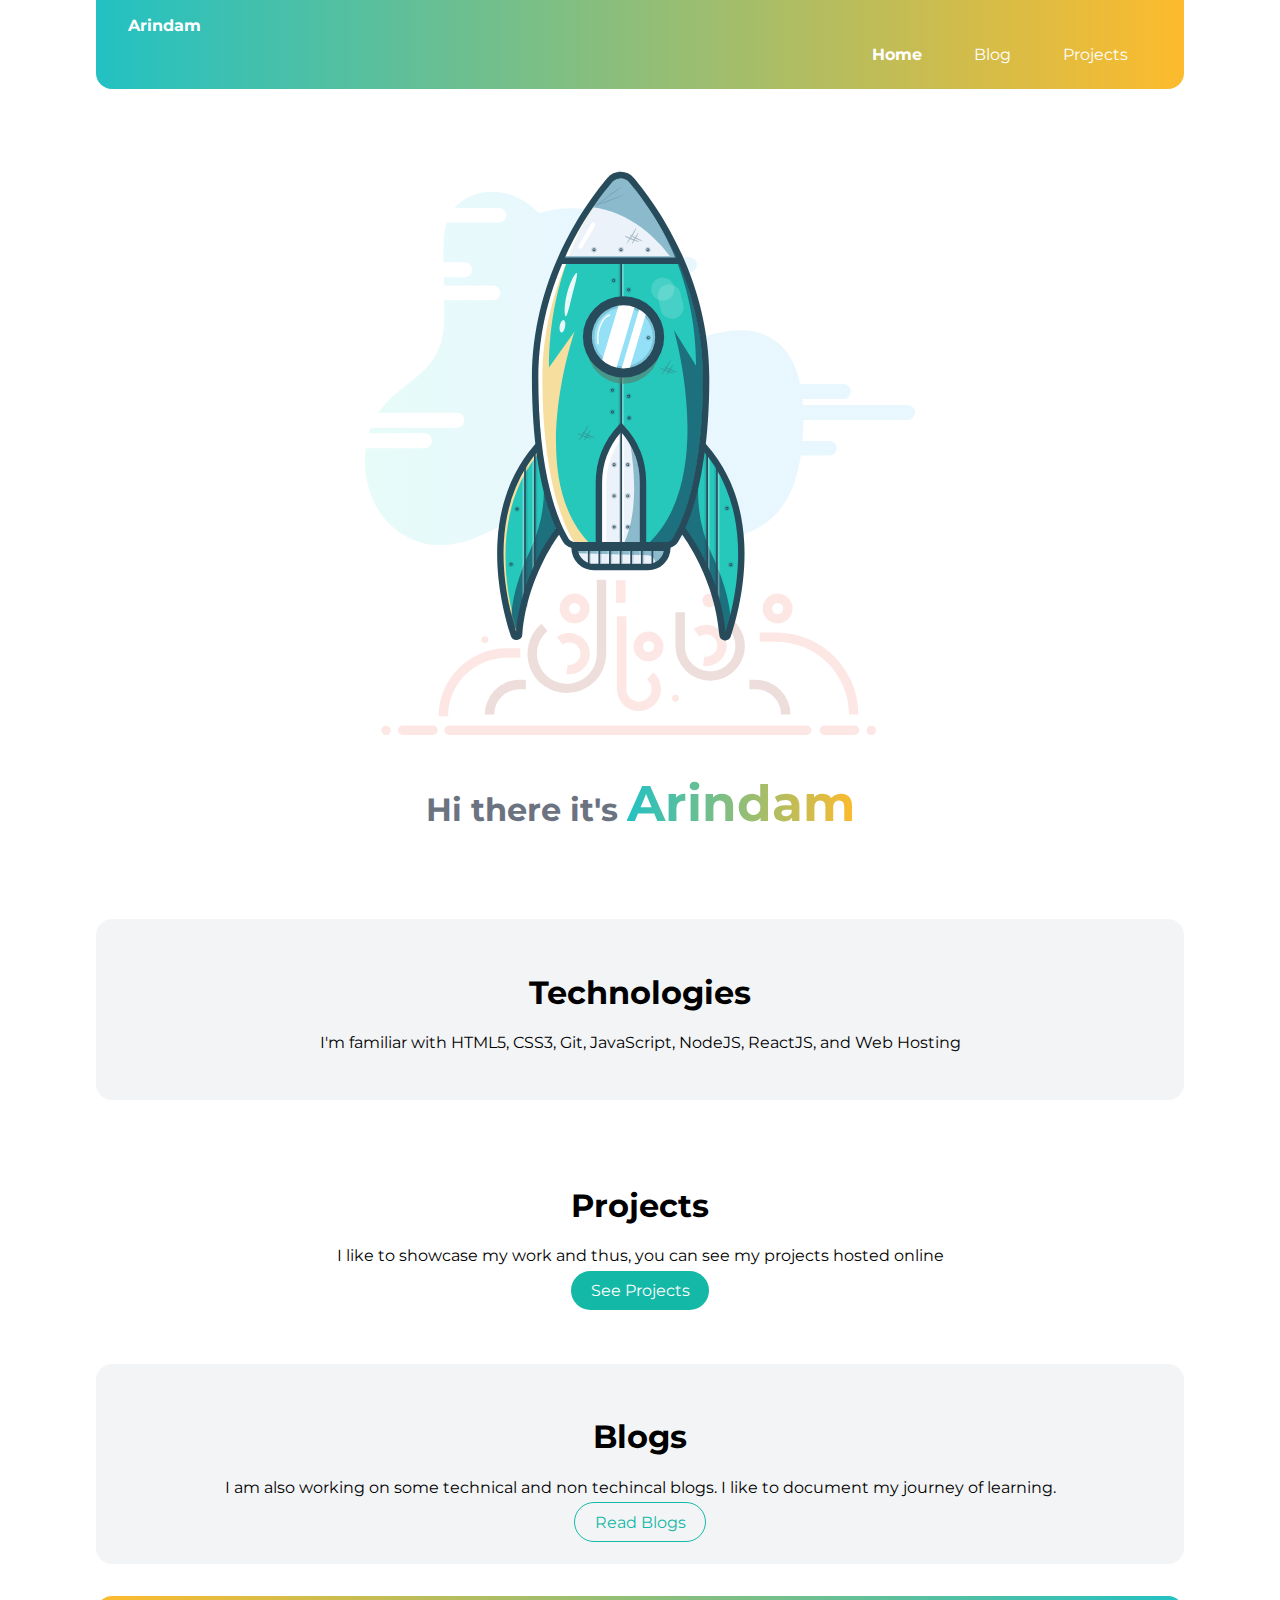
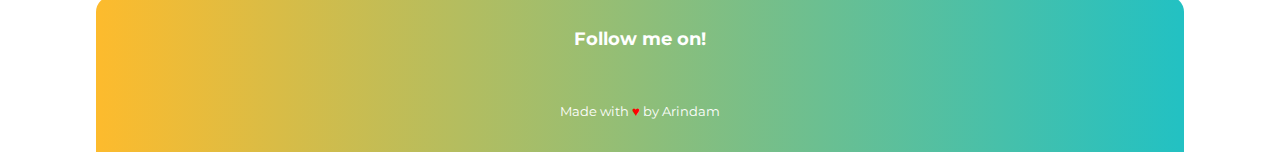
<file: index.html>
<!DOCTYPE html>
<html lang="en">

<head>
    <meta charset="UTF-8">
    <meta http-equiv="X-UA-Compatible" content="IE=edge">
    <meta name="viewport" content="width=device-width, initial-scale=1.0">
    <link href="styles.css" rel="stylesheet">
    <link rel="stylesheet" href="https://cdnjs.cloudflare.com/ajax/libs/font-awesome/6.2.1/css/all.min.css" integrity="sha512-MV7K8+y+gLIBoVD59lQIYicR65iaqukzvf/nwasF0nqhPay5w/9lJmVM2hMDcnK1OnMGCdVK+iQrJ7lzPJQd1w==" crossorigin="anonymous" referrerpolicy="no-referrer" />
    <title>Welcome | To Arindam's Page</title>
</head>

<body>
    <!-- <h1>Welcome to Arindam's component library</h1> -->
    <!-- First comes the navigation -->
    <nav class="navigation container">
        <div class="nav-brand">
            <a href="/" class="link">Arindam</a>
        </div>
        <ul class="list-non-bullet  nav-pills">
            <li class="list-item-inline">
                <a href="/index.html" class="link link-active">Home</a>
            </li>
            <li class="list-item-inline">
                <a href="/blogs.html" class="link">Blog</a>
            </li>
            <li class="list-item-inline">
                <a href="/projects.html" class="link">Projects</a>
            </li>
        </ul>
    </nav>
    <!-- Then comes the header -->
    <header class="hero">
        <img class="hero-img" src="/images/rocket_green.svg" />
        <h1 class="hero-heading">Hi there it's
            <span class="heading-inverted">Arindam</span>
        </h1>
    </header>
    <!-- Then comes section -->
    <section class="section ow">
        <div class="container container-center">
            <h1>Technologies</h1>
            <p>I'm familiar with HTML5, CSS3, Git, JavaScript, NodeJS, ReactJS, and Web Hosting</p>
        </div>
    </section>
    <section class="section">
        <div class="container container-center">
            <h1>Projects</h1>
            <p>I like to showcase my work and thus, you can see my projects hosted online</p>
            <a href="/projects.html"class="link link-primary">See Projects</a>
        </div>
    </section>
    <section class="section ow">
        <div class="container container-center">
            <h1>Blogs</h1>
            <p>I am also working on some technical and non techincal blogs. I like to document my journey of learning.
            </p>
            <a href="/blogs.html"class="link link-secondary">Read Blogs</a>
        </div>
    </section>
    <!-- Finally a footer -->
    <footer class="footer">
        <div class="footer-header">
            Follow me on!
        </div>
        <ul class="social-links list-non-bullet">
            <li class="list-item-inline">
                <a href="mailto:inferno.arindam@gmail.com" class="link"><i class="fab fa-google fa-lg"></i></a>
            </li>
            <li class="list-item-inline">
                <a href="https://www.linkedin.com/in/arindam-bhattacharjee-5ab4441b9/" class="link"><i class="fab fa-linkedin fa-lg"></i></a>
            </li>
            <li class="list-item-inline">
                <a href="https://github.com/StarDustRecycled" class="link"><i class="fab fa-github fa-lg"></i></a>
            </li>
        </ul>
        <small>Made with <span class="heart"></span> by Arindam</small>
    </footer>
</body>

</html>
</file>
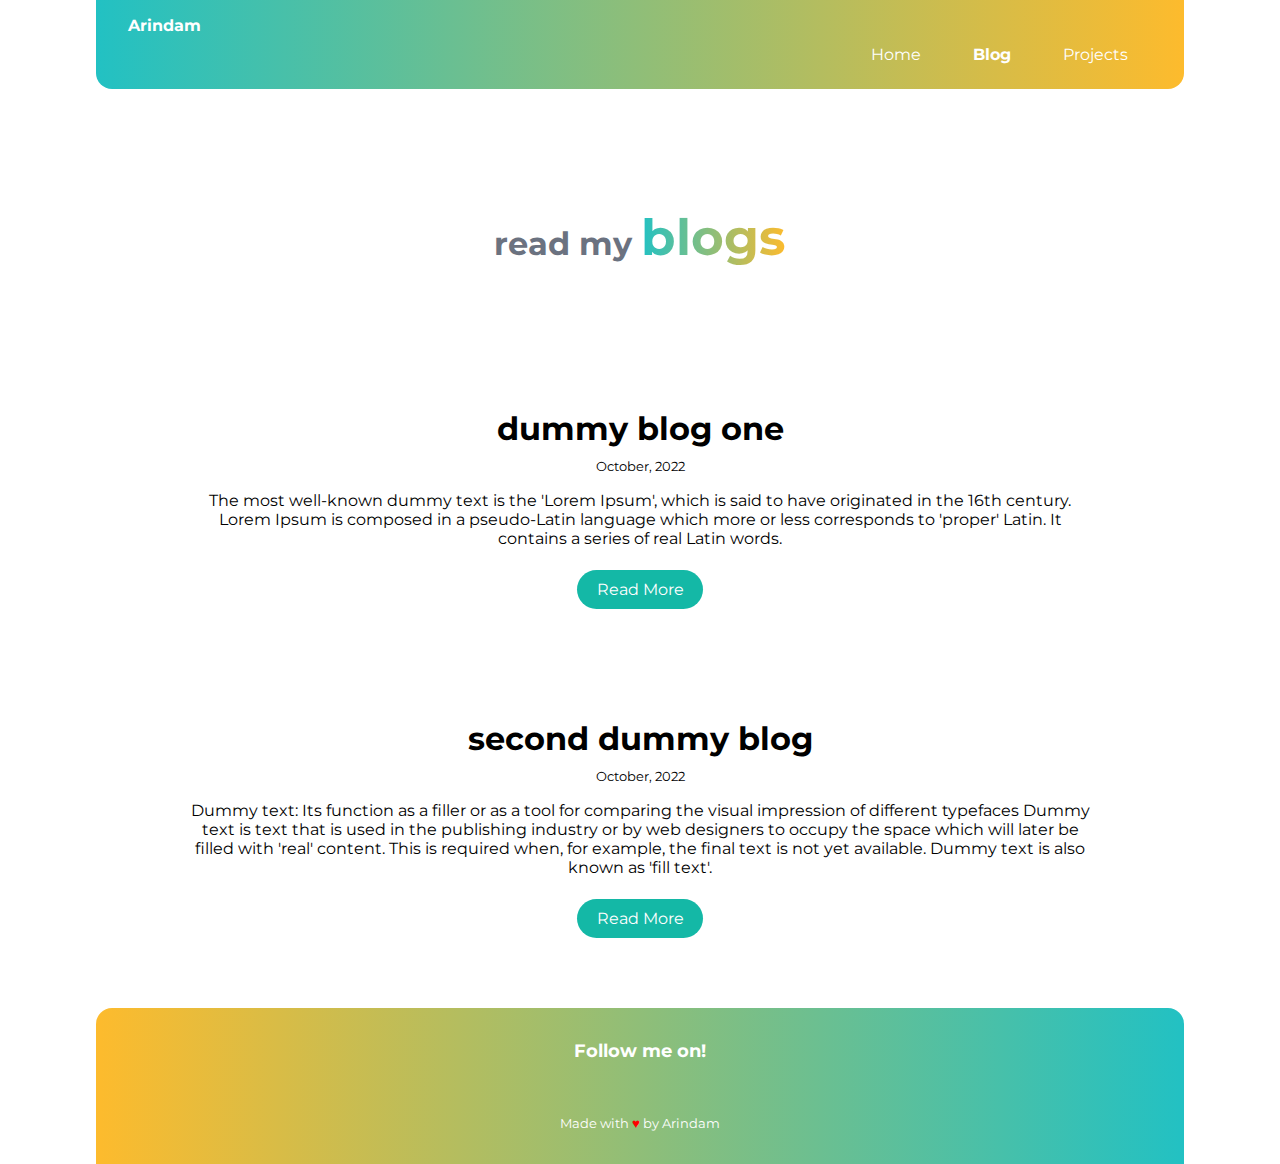
<file: blogs.html>
<!DOCTYPE html>
<html lang="en">

<head>
    <meta charset="UTF-8">
    <meta http-equiv="X-UA-Compatible" content="IE=edge">
    <meta name="viewport" content="width=device-width, initial-scale=1.0">
    <link rel="stylesheet" href="https://cdnjs.cloudflare.com/ajax/libs/font-awesome/6.2.1/css/all.min.css" integrity="sha512-MV7K8+y+gLIBoVD59lQIYicR65iaqukzvf/nwasF0nqhPay5w/9lJmVM2hMDcnK1OnMGCdVK+iQrJ7lzPJQd1w==" crossorigin="anonymous" referrerpolicy="no-referrer" />
    <link rel="stylesheet" href="styles.css">
    <title>Blogs | Arindam</title>
</head>

<body>
    <nav class="navigation container">
        <div class="nav-brand">
            <a href="/" class="link">Arindam</a>
        </div>
        <ul class="list-non-bullet  nav-pills">
            <li class="list-item-inline">
                <a href="/index.html" class="link">Home</a>
            </li>
            <li class="list-item-inline">
                <a href="/blogs.html" class="link link-active">Blog</a>
            </li>
            <li class="list-item-inline">
                <a href="/projects.html" class="link">Projects</a>
            </li>
        </ul>
    </nav>

    <header class="hero">
        <h1 class="hero-heading">
            read my <span class="heading-inverted">blogs</span>
        </h1>
    </header>

    <ul class="list-non-bullet">
        <li>
            <article class="showcase-list container container-center">
                <h1>dummy blog one</h1>
                <small>October, 2022</small>
                <p>
                    The most well-known dummy text is the 'Lorem Ipsum', which is said
                    to have originated in the 16th century. Lorem Ipsum is composed in a
                    pseudo-Latin language which more or less corresponds to 'proper'
                    Latin. It contains a series of real Latin words.
                </p>

                <a class="link link-primary" href="./dummy-blog.html">Read More</a>
            </article>
        </li>

        <li>
            <article class="showcase-list container container-center">
                <h1>second dummy blog</h1>
                <small>October, 2022</small>
                <p>
                    Dummy text: Its function as a filler or as a tool for comparing the
                    visual impression of different typefaces Dummy text is text that is
                    used in the publishing industry or by web designers to occupy the
                    space which will later be filled with 'real' content. This is
                    required when, for example, the final text is not yet available.
                    Dummy text is also known as 'fill text'.
                </p>

                <a class="link link-primary" href="https://tanaypratap.substack.com/p/15-lpa-web-dev-job-checklist">Read
                    More</a>
            </article>
        </li>
    </ul>

    <footer class="footer">
        <div class="footer-header">
            Follow me on!
        </div>
        <ul class="social-links list-non-bullet">
            <li class="list-item-inline">
                <a href="mailto:inferno.arindam@gmail.com" class="link"><i class="fab fa-google fa-lg"></i></a>
            </li>
            <li class="list-item-inline">
                <a href="https://www.linkedin.com/in/arindam-bhattacharjee-5ab4441b9/" class="link"><i class="fab fa-linkedin fa-lg"></i></a>
            </li>
            <li class="list-item-inline">
                <a href="https://github.com/StarDustRecycled" class="link"><i class="fab fa-github fa-lg"></i></a>
            </li>
        </ul>
        <small>Made with <span class="heart"></span> by Arindam</small>
    </footer>
</body>

</body>

</html>
</file>
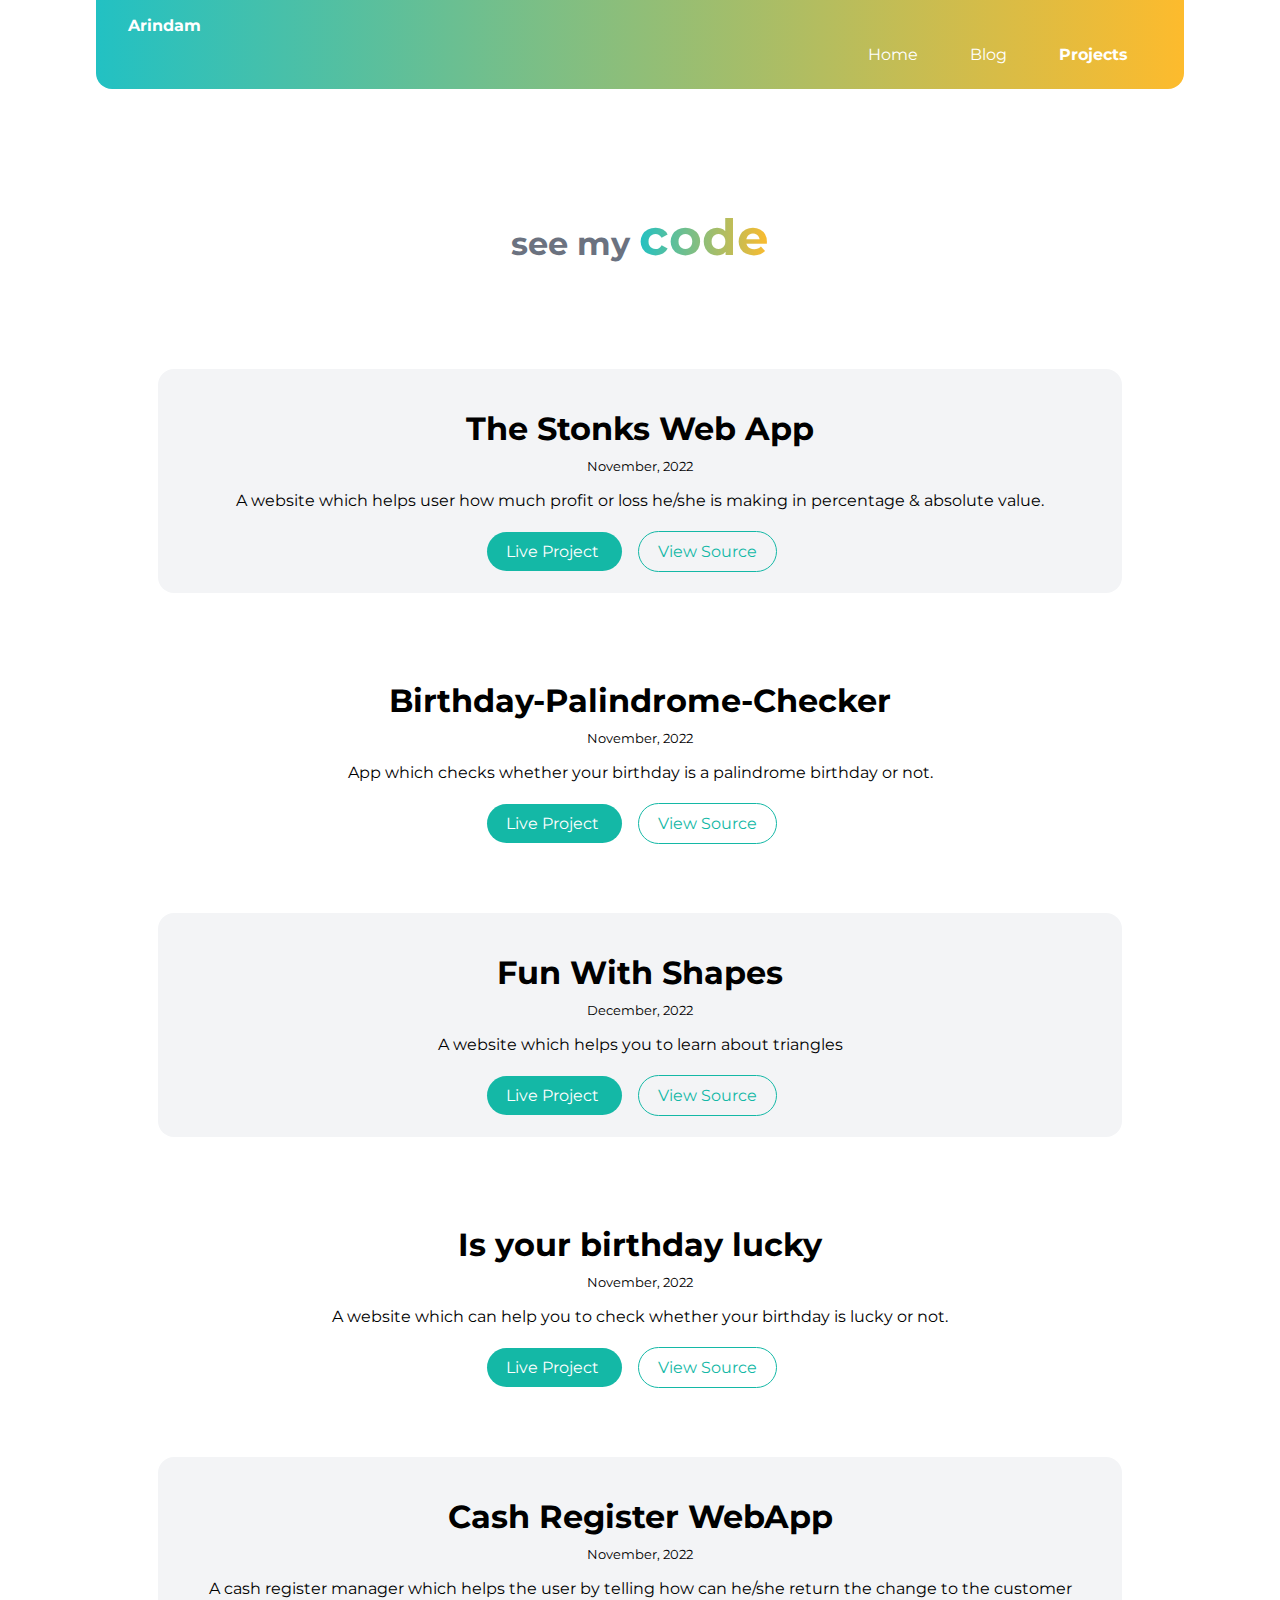
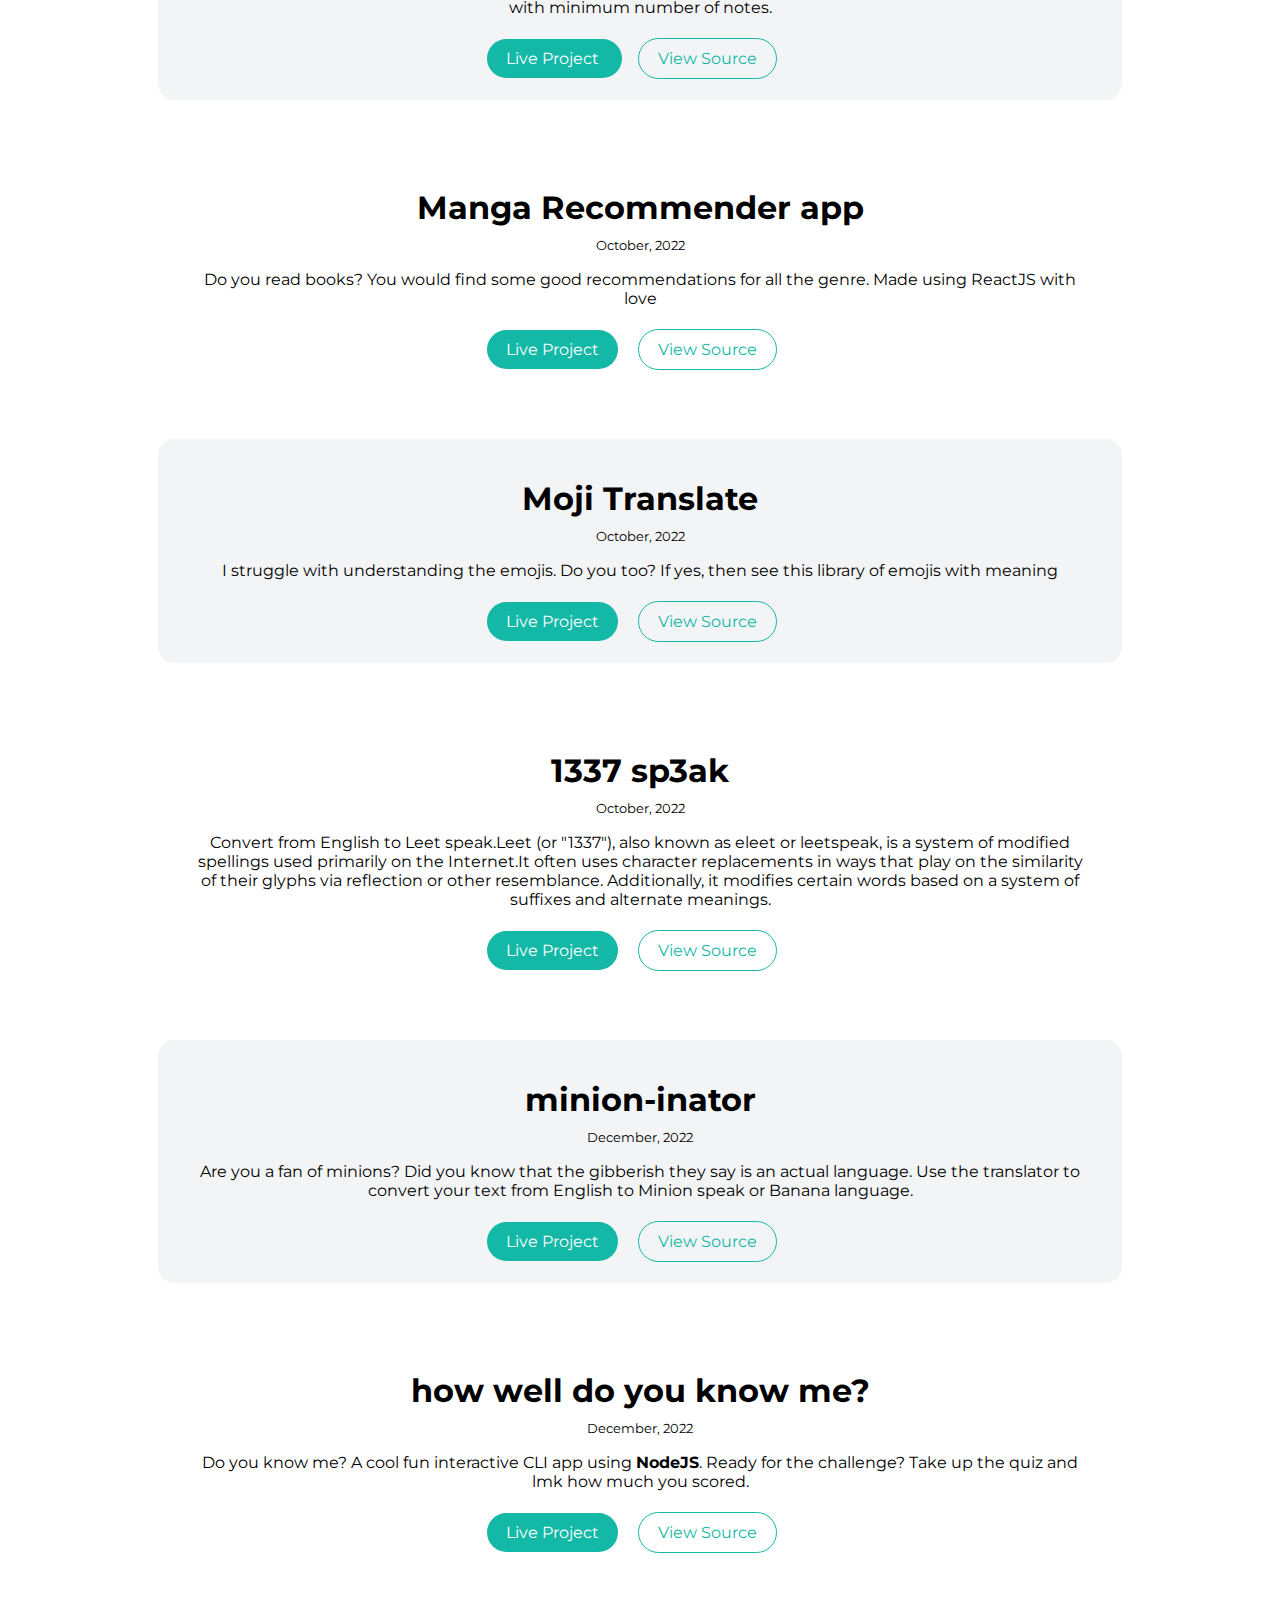
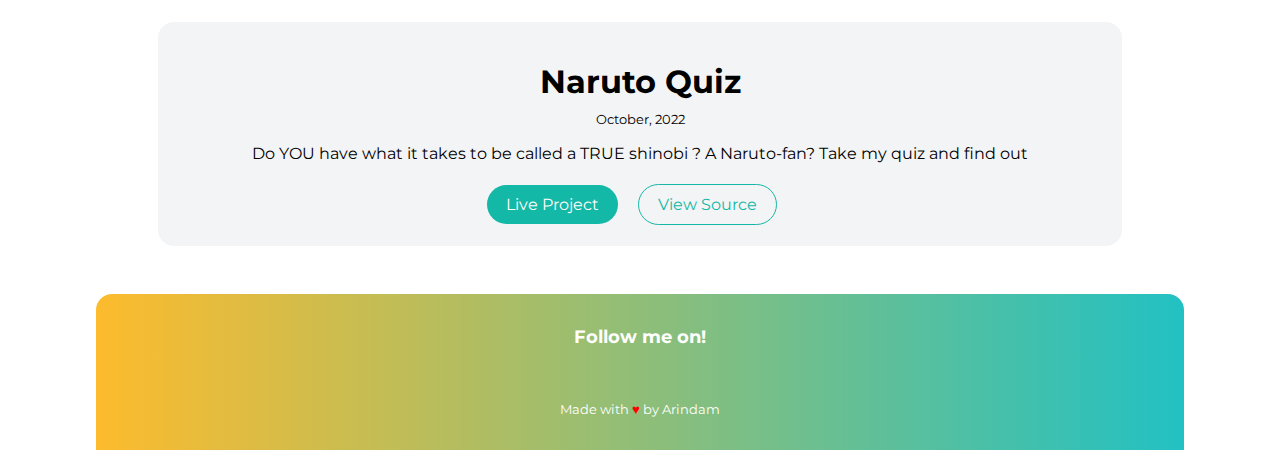
<file: projects.html>
<!DOCTYPE html>
<html lang="en">

<head>
    <meta charset="UTF-8">
    <meta http-equiv="X-UA-Compatible" content="IE=edge">
    <meta name="viewport" content="width=device-width, initial-scale=1.0">
    <link rel="stylesheet" href="https://cdnjs.cloudflare.com/ajax/libs/font-awesome/6.2.1/css/all.min.css" integrity="sha512-MV7K8+y+gLIBoVD59lQIYicR65iaqukzvf/nwasF0nqhPay5w/9lJmVM2hMDcnK1OnMGCdVK+iQrJ7lzPJQd1w==" crossorigin="anonymous" referrerpolicy="no-referrer" />
    <link rel="stylesheet" href="styles.css">
    <title>Projects | Arindam</title>
</head>

<body>
    <nav class="navigation container">
        <div class="nav-brand">
            <a href="/" class="link">Arindam</a>
        </div>
        <ul class="list-non-bullet  nav-pills">
            <li class="list-item-inline">
                <a href="/index.html" class="link">Home</a>
            </li>
            <li class="list-item-inline">
                <a href="/blogs.html" class="link">Blog</a>
            </li>
            <li class="list-item-inline">
                <a href="/projects.html" class="link link-active">Projects</a>
            </li>
        </ul>
    </nav>
    <header class="hero">
        <h1 class="hero-heading">
            see my <span class="heading-inverted"> code</span>
        </h1>
    </header>

    <ul class="list-non-bullet">
        <li>
            <article class="showcase-list container container-center ow">
                <h1>The Stonks Web App</h1>
                <small>November, 2022</small>
                <p>
                    A website which helps user how much profit or loss he/she is making
                    in percentage & absolute value.
                </p>

                <a class="link link-primary" href="https://the-stonks-web-app.netlify.app">
                    Live Project
                </a>
                <a class="link link-secondary" href="https://github.com/StarDustRecycled/the-stonks-web-app">
                    View Source
                </a>
            </article>
        </li>

        <li>
            <article class="showcase-list container container-center">
                <h1>Birthday-Palindrome-Checker</h1>
                <small>November, 2022</small>
                <p>
                    App which checks whether your birthday is a palindrome birthday or
                    not.
                </p>

                <a class="link link-primary" href="https://b1rthdaypalindromechecker.netlify.app">
                    Live Project
                </a>
                <a class="link link-secondary" href="https://github.com/StarDustRecycled/Birthday-Palindrome-Checker">
                    View Source
                </a>
            </article>
        </li>

        <li>
            <article class="showcase-list container container-center ow">
                <h1>Fun With Shapes</h1>
                <small>December, 2022</small>
                <p>A website which helps you to learn about triangles</p>

                <a class="link link-primary" href="https://fun-with-shapes-web-app.netlify.app">
                    Live Project
                </a>
                <a class="link link-secondary" href="https://github.com/StarDustRecycled/FunWithShapes">
                    View Source
                </a>
            </article>
        </li>

        <li>
            <article class="showcase-list container container-center">
                <h1>Is your birthday lucky</h1>
                <small>November, 2022</small>
                <p>
                    A website which can help you to check whether your birthday is lucky
                    or not.
                </p>

                <a class="link link-primary" href="https://isyourb1rthdaylucky.netlify.app">
                    Live Project
                </a>
                <a class="link link-secondary" href="https://github.com/StarDustRecycled/Is-your-birthday-lucky">View
                    Source</a>
            </article>
        </li>

        <li>
            <article class="showcase-list container container-center ow">
                <h1>Cash Register WebApp</h1>
                <small>November, 2022</small>
                <p>
                    A cash register manager which helps the user by telling how can
                    he/she return the change to the customer with minimum number of
                    notes.
                </p>

                <a class="link link-primary" href="https://cash-register-web-app.netlify.app">
                    Live Project
                </a>
                <a class="link link-secondary" href="https://github.com/StarDustRecycled/Cash-Register-Web-App">View
                    Source</a>
            </article>
        </li>

        <li>
            <article class="showcase-list container container-center">
                <h1>Manga Recommender app</h1>
                <small>October, 2022</small>
                <p>
                    Do you read books? You would find some good recommendations for all
                    the genre. Made using ReactJS with love
                </p>

                <a class="link link-primary" href="https://u9llce.csb.app/">Live Project</a>
                <a class="link link-secondary"
                    href="https://codesandbox.io/s/manga-recommender-app-forked-u9llce">View Source</a>
            </article>
        </li>

        <li>
            <article class="showcase-list container container-center ow">
                <h1>Moji Translate</h1>
                <small>October, 2022</small>
                <p>
                    I struggle with understanding the emojis. Do you too? If yes, then
                    see this library of emojis with meaning
                </p>

                <a class="link link-primary" href="https://inodjg.csb.app/">Live Project</a>
                <a class="link link-secondary" href="https://codesandbox.io/s/github/StarDustRecycled/ActivityTranslate">View
                    Source</a>
            </article>
        </li>

        <li>
            <article class="showcase-list container container-center">
                <h1>1337 sp3ak</h1>
                <small>October, 2022</small>
                <p>
                    Convert from English to Leet speak.Leet (or "1337"), also known as eleet or leetspeak, is a system of modified spellings used primarily on the Internet.It often uses character replacements in ways that play on the similarity of their glyphs via reflection or other resemblance. Additionally, it modifies certain words based on a system of suffixes and alternate meanings.
                </p>

                <a class="link link-primary" href="https://1337-sp3ak.netlify.app">Live Project</a>
                <a class="link link-secondary" href="https://github.com/StarDustRecycled/1337Spe4k">View Source</a>
            </article>
        </li>

        <li>
            <article class="showcase-list container container-center ow">
                <h1>minion-inator
                </h1>
                <small>December, 2022</small>
                <p>
                    Are you a fan of minions? Did you know that the gibberish they say
                    is an actual language. Use the translator to convert your text from
                    English to Minion speak or Banana language.
                </p>

                <a class="link link-primary" href="https://minion-inator.netlify.app">Live
                    Project</a>
                <a class="link link-secondary" href="https://github.com/StarDustRecycled/minion-inator">View Source</a>
            </article>
        </li>

        <li>
            <article class="showcase-list container container-center">
                <h1>how well do you know me?</h1>
                <small>December, 2022</small>
                <p>
                    Do you know me? A cool fun interactive CLI app using <strong>NodeJS</strong>. Ready for the challenge? Take up the quiz and lmk how much you scored.
                </p>

                <a class="link link-primary" href="https://replit.com/@Stigma99/Do-you-know-me?embed=1&output">Live Project</a>
                <a class="link link-secondary" href="https://github.com/StarDustRecycled/Do-you-know-me">View
                    Source</a>
            </article>
        </li>

        <li>
            <article class="showcase-list container container-center ow">
                <h1>Naruto Quiz</h1>
                <small>October, 2022</small>
                <p>
                    Do YOU have what it takes to be called a TRUE shinobi ? A Naruto-fan? Take my quiz and find out
                </p>

                <a class="link link-primary" href="https://replit.com/@Stigma99/NartuoQuiz?embed=1&output=1">Live Project</a>
                <a class="link link-secondary" href="https://github.com/StarDustRecycled/NartuoQuiz">View
                    Source</a>
            </article>
        </li>
    </ul>

    <footer class="footer">
        <div class="footer-header">
            Follow me on!
        </div>
        <ul class="social-links list-non-bullet">
            <li class="list-item-inline">
                <a href="mailto:inferno.arindam@gmail.com" class="link"><i class="fab fa-google fa-lg"></i></a>
            </li>
            <li class="list-item-inline">
                <a href="https://www.linkedin.com/in/arindam-bhattacharjee-5ab4441b9/" class="link"><i class="fab fa-linkedin fa-lg"></i></a>
            </li>
            <li class="list-item-inline">
                <a href="https://github.com/StarDustRecycled" class="link"><i class="fab fa-github fa-lg"></i></a>
            </li>
        </ul>
        <small>Made with <span class="heart"></span> by Arindam</small>
    </footer>
</body>

</html>
</file>
<file: styles.css>
@import url("https://fonts.googleapis.com/css2?family=Montserrat:wght@400;700&display=swap");

:root {
  --primary-color: #14b8a6; 
  --off-white: #f3f4f6;
  --dark-gray: #6b7280;
}

body {
  font-family: "Montserrat", sans-serif;
  margin: 0px auto;
  max-width: 85%;
  width: 100%;
}

hr {
  margin: 2rem 0rem;
}

/** spaces **/

.margin-md {
  margin: 2rem;
}

/** container **/
.container {
  padding: 0rem 1rem;
}

.container-center {
  max-width: 900px;
  width: 100%;
  margin: auto;
}

/** links **/
.link {
  box-sizing: border-box;
  text-decoration: none;
  padding: 0.5rem 1rem;
}

.link-primary {
  max-width: 140px;
  padding: 0.6rem 1.2rem;
  background-color: var(--primary-color);
  color: #fff;
  margin: 1rem auto;
  border-radius: 2rem;
}

.link-primary:hover{
  transform: scale(0.98);
}

.link-secondary {
  max-width: 140px;
  margin: 1rem;
  padding: 0.6rem 1.2rem;
  border-radius: 2rem;
  border: 1px solid var(--primary-color);
  color: var(--primary-color);
}

/** look into BEM naming convention for CSS **/

/** lists **/

.list-non-bullet {
  list-style: none;
  padding-inline-start: 0px;
}

.list-item-inline {
  display: inline;
  padding: 0rem 0.5rem;
}

/** navigation **/

.navigation {
  background: rgb(34,193,195);
  background: linear-gradient(90deg, rgba(34,193,195,1) 0%, rgba(253,187,45,1) 100%);
  color: white;
  padding: 1rem;
  border-bottom-left-radius: 1rem;
  border-bottom-right-radius: 1rem;
}

.navigation .nav-brand {
  font-weight: bold;
}

.nav-brand a {
  text-decoration: none;
  color: inherit;
}

.navigation .nav-pills {
  text-align: right;
  margin: 0.6rem 1rem;
}

.navigation .link {
  color: white;
}

.navigation .link-active {
  font-weight: bold;
}

/** header **/

.hero {
  padding: 2rem;
  padding-top: 5rem;
}

.hero .hero-img {
  max-width: 80%;
  width: 550px;
  display: block;
  margin: auto;
}

.hero .hero-heading {
  text-align: center;
  padding-top: 1rem;
  color: var(--dark-gray);
}

.hero .hero-heading .heading-inverted {
    /* color: rgb(34,193,195); */
    font-size: 50px;
    background: rgb(34,193,195);
    background: linear-gradient(90deg, rgba(34,193,195,1) 0%, rgba(253,187,45,1) 100%);
    -webkit-background-clip: text;
    -webkit-text-fill-color: transparent;
    -moz-background-clip: text;
    -moz-text-fill-color: transparent;

}

/** sections **/

.section {
  padding: 2rem;
  margin: 2rem 0;
  border-radius: 1rem;
  text-align: center;
}

.section h1 {
  text-align: center;
}

.ow {
  background-color: var(--off-white);
}

/** footers **/

.footer {
  background: rgb(34,193,195);
  background: linear-gradient(-90deg, rgba(34,193,195,1) 0%, rgba(253,187,45,1) 100%);
  padding: 2rem 1rem;
  text-align: center;
  color: white;
  border-top-right-radius: 1rem;
  border-top-left-radius: 1rem;
}

.footer .link {
  color: white;
}

.footer .footer-header {
  font-weight: bold;
  font-size: large;
}

.footer ul {
  padding-inline-start: 0px;
}

.heart:before {
  content: '\2665';
  color: red;
}

/** projects **/
.showcase-list {
  /* padding: 2rem; */
  padding: 2rem;
  border-radius: 1rem;
  text-align: center;
  margin: 3rem auto;
}
.showcase-list h1 {
  margin: 0.5rem;
}

.showcase-list p {
  padding-bottom: 1rem;
}

/** blogs **/

.showcase-blog {
  padding-bottom: 6rem;
}

@media (max-width: 900px) {
  body {
    max-width: 95%;
    width: 100%;
  }

  .list-item-inline {
    display: inline;
    padding: 0rem;
  }

  .container-center {
    width: auto;
  }

  .link-primary {
    display: block;
  }
}
</file>
